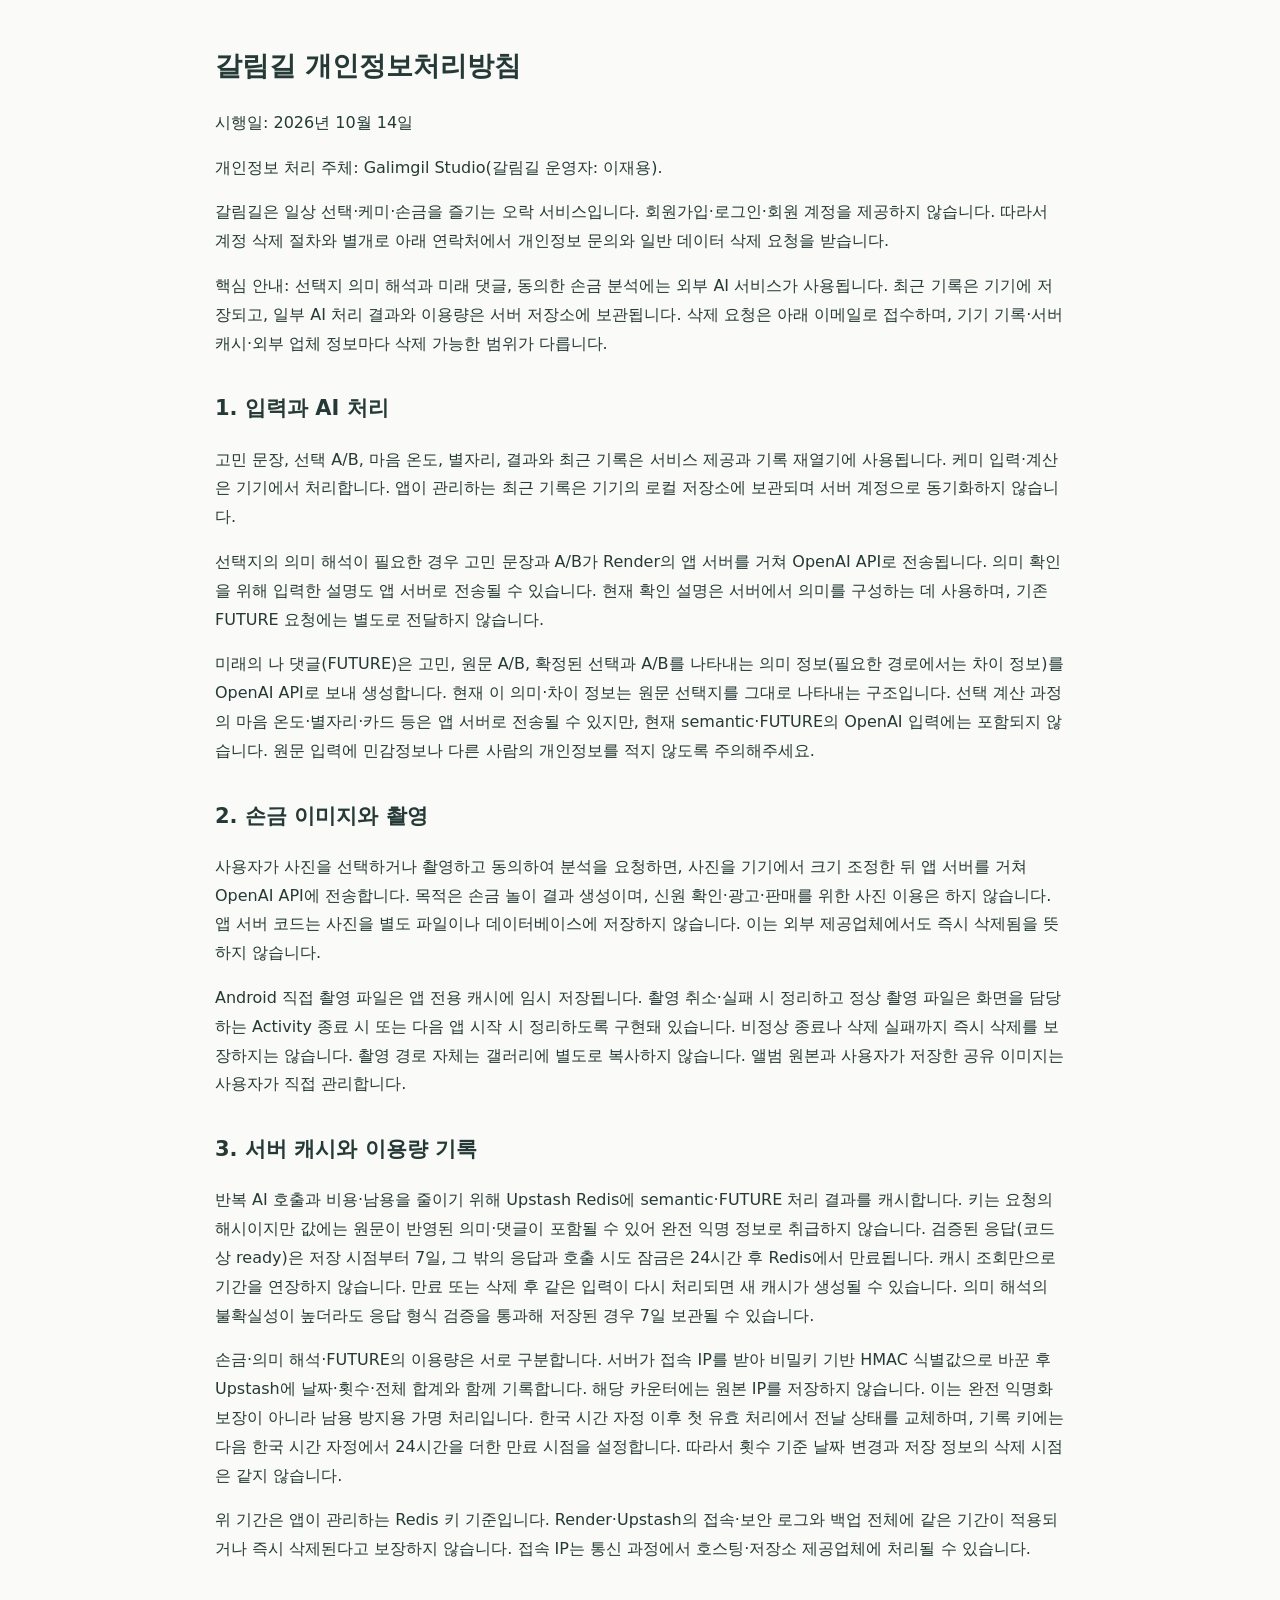
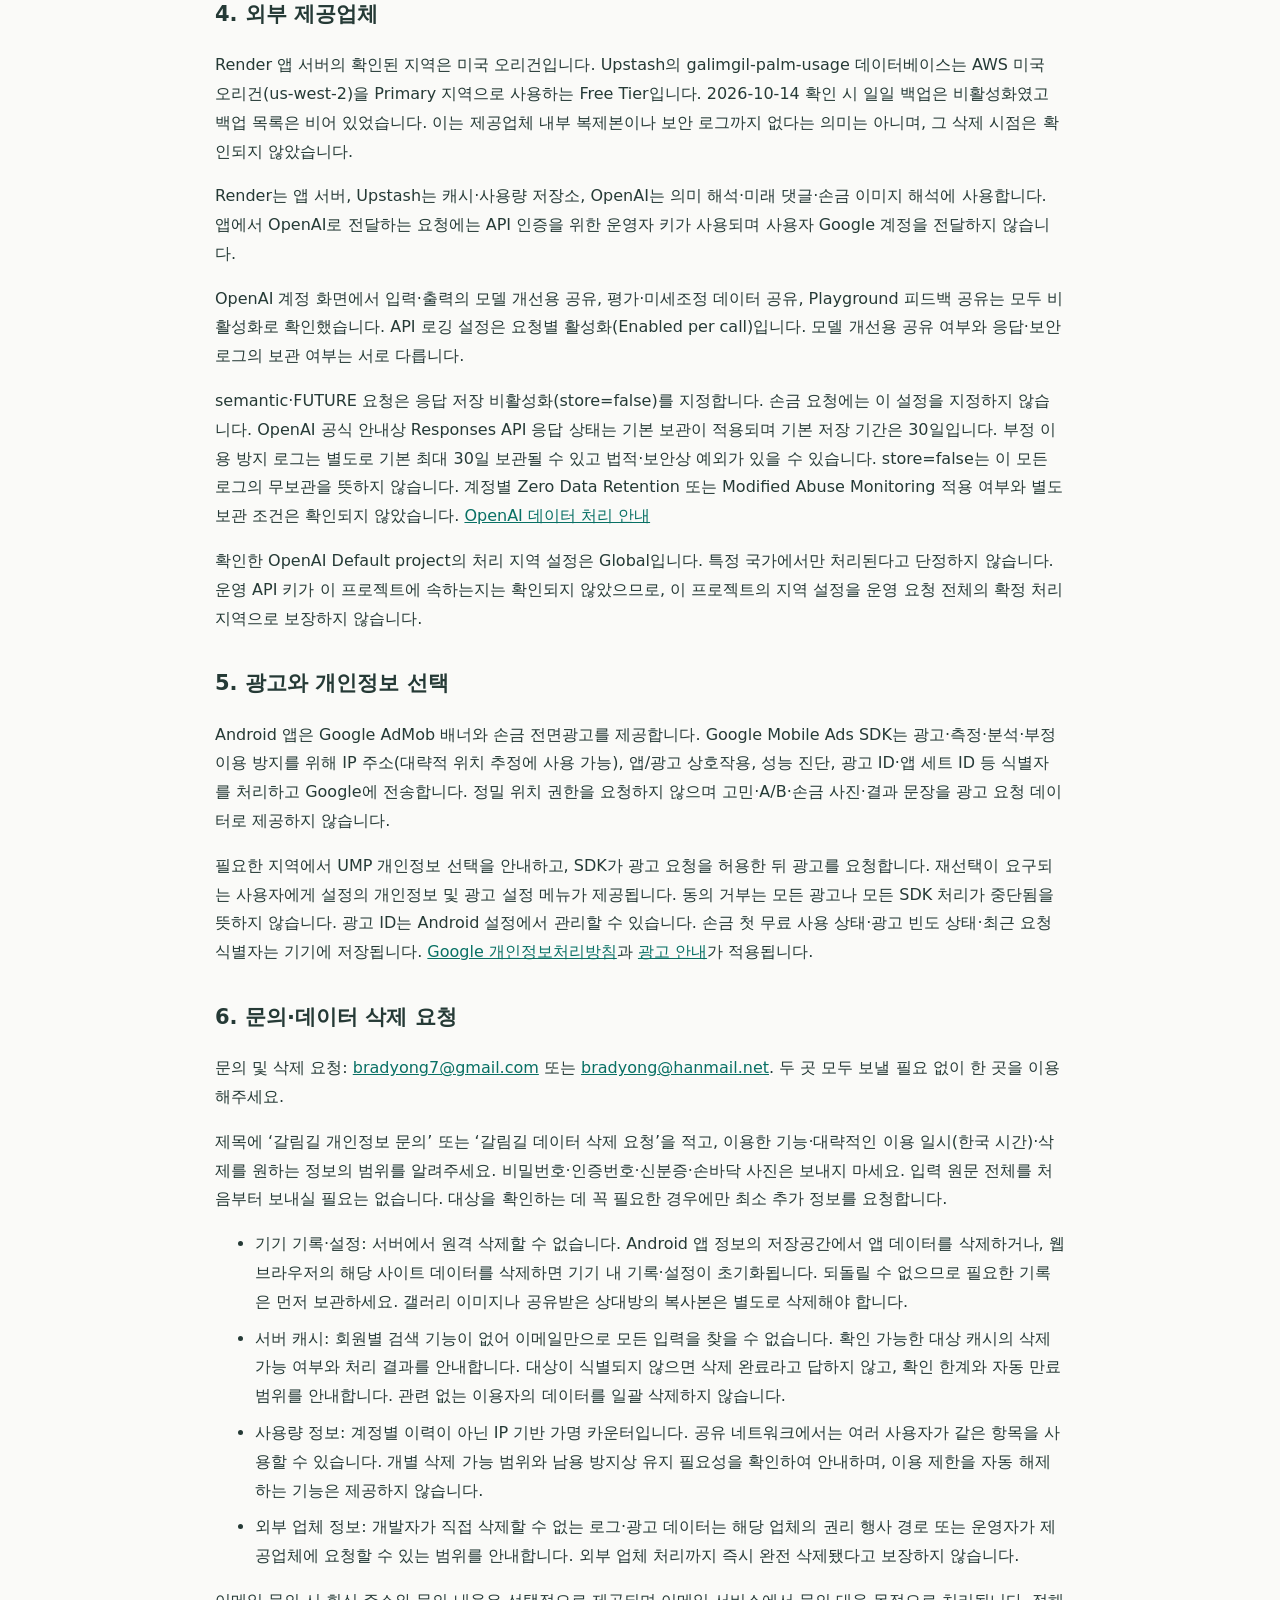
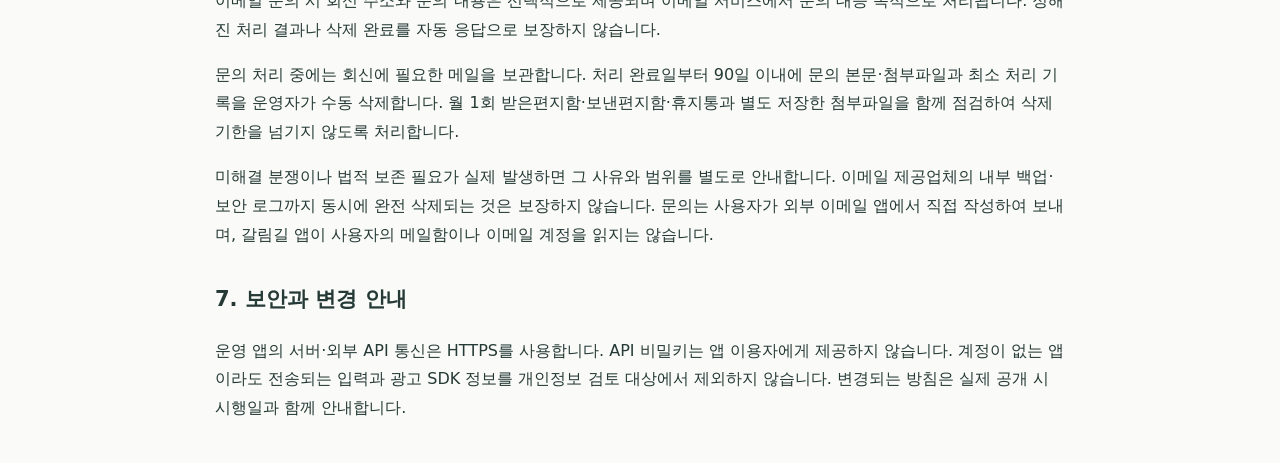
<file: privacy.html>
<!doctype html>
<html lang="ko"><meta charset="utf-8"><meta name="viewport" content="width=device-width,initial-scale=1">
<title>갈림길 개인정보처리방침</title>
<style>body{font:16px/1.8 system-ui,sans-serif;color:#253a36;background:#fafaf8;margin:0}main{max-width:850px;margin:auto;padding:24px}h1{font-size:27px}h2{font-size:21px;margin-top:32px}a{color:#087064;overflow-wrap:anywhere}.review{padding:16px;background:#fff0dd;border-left:4px solid #d68744}li{margin:8px 0}p{overflow-wrap:anywhere}</style>
<main><h1>갈림길 개인정보처리방침</h1>
<p id="effective-date">시행일: 2026년 10월 14일</p>
<p>개인정보 처리 주체: Galimgil Studio(갈림길 운영자: 이재용).</p>
<p>갈림길은 일상 선택·케미·손금을 즐기는 오락 서비스입니다. 회원가입·로그인·회원 계정을 제공하지 않습니다. 따라서 계정 삭제 절차와 별개로 아래 연락처에서 개인정보 문의와 일반 데이터 삭제 요청을 받습니다.</p>
<p>핵심 안내: 선택지 의미 해석과 미래 댓글, 동의한 손금 분석에는 외부 AI 서비스가 사용됩니다. 최근 기록은 기기에 저장되고, 일부 AI 처리 결과와 이용량은 서버 저장소에 보관됩니다. 삭제 요청은 아래 이메일로 접수하며, 기기 기록·서버 캐시·외부 업체 정보마다 삭제 가능한 범위가 다릅니다.</p>
<h2>1. 입력과 AI 처리</h2>
<p>고민 문장, 선택 A/B, 마음 온도, 별자리, 결과와 최근 기록은 서비스 제공과 기록 재열기에 사용됩니다. 케미 입력·계산은 기기에서 처리합니다. 앱이 관리하는 최근 기록은 기기의 로컬 저장소에 보관되며 서버 계정으로 동기화하지 않습니다.</p>
<p>선택지의 의미 해석이 필요한 경우 고민 문장과 A/B가 Render의 앱 서버를 거쳐 OpenAI API로 전송됩니다. 의미 확인을 위해 입력한 설명도 앱 서버로 전송될 수 있습니다. 현재 확인 설명은 서버에서 의미를 구성하는 데 사용하며, 기존 FUTURE 요청에는 별도로 전달하지 않습니다.</p>
<p>미래의 나 댓글(FUTURE)은 고민, 원문 A/B, 확정된 선택과 A/B를 나타내는 의미 정보(필요한 경로에서는 차이 정보)를 OpenAI API로 보내 생성합니다. 현재 이 의미·차이 정보는 원문 선택지를 그대로 나타내는 구조입니다. 선택 계산 과정의 마음 온도·별자리·카드 등은 앱 서버로 전송될 수 있지만, 현재 semantic·FUTURE의 OpenAI 입력에는 포함되지 않습니다. 원문 입력에 민감정보나 다른 사람의 개인정보를 적지 않도록 주의해주세요.</p>
<h2>2. 손금 이미지와 촬영</h2>
<p>사용자가 사진을 선택하거나 촬영하고 동의하여 분석을 요청하면, 사진을 기기에서 크기 조정한 뒤 앱 서버를 거쳐 OpenAI API에 전송합니다. 목적은 손금 놀이 결과 생성이며, 신원 확인·광고·판매를 위한 사진 이용은 하지 않습니다. 앱 서버 코드는 사진을 별도 파일이나 데이터베이스에 저장하지 않습니다. 이는 외부 제공업체에서도 즉시 삭제됨을 뜻하지 않습니다.</p>
<p>Android 직접 촬영 파일은 앱 전용 캐시에 임시 저장됩니다. 촬영 취소·실패 시 정리하고 정상 촬영 파일은 화면을 담당하는 Activity 종료 시 또는 다음 앱 시작 시 정리하도록 구현돼 있습니다. 비정상 종료나 삭제 실패까지 즉시 삭제를 보장하지는 않습니다. 촬영 경로 자체는 갤러리에 별도로 복사하지 않습니다. 앨범 원본과 사용자가 저장한 공유 이미지는 사용자가 직접 관리합니다.</p>
<h2>3. 서버 캐시와 이용량 기록</h2>
<p>반복 AI 호출과 비용·남용을 줄이기 위해 Upstash Redis에 semantic·FUTURE 처리 결과를 캐시합니다. 키는 요청의 해시이지만 값에는 원문이 반영된 의미·댓글이 포함될 수 있어 완전 익명 정보로 취급하지 않습니다. 검증된 응답(코드상 ready)은 저장 시점부터 7일, 그 밖의 응답과 호출 시도 잠금은 24시간 후 Redis에서 만료됩니다. 캐시 조회만으로 기간을 연장하지 않습니다. 만료 또는 삭제 후 같은 입력이 다시 처리되면 새 캐시가 생성될 수 있습니다. 의미 해석의 불확실성이 높더라도 응답 형식 검증을 통과해 저장된 경우 7일 보관될 수 있습니다.</p>
<p>손금·의미 해석·FUTURE의 이용량은 서로 구분합니다. 서버가 접속 IP를 받아 비밀키 기반 HMAC 식별값으로 바꾼 후 Upstash에 날짜·횟수·전체 합계와 함께 기록합니다. 해당 카운터에는 원본 IP를 저장하지 않습니다. 이는 완전 익명화 보장이 아니라 남용 방지용 가명 처리입니다. 한국 시간 자정 이후 첫 유효 처리에서 전날 상태를 교체하며, 기록 키에는 다음 한국 시간 자정에서 24시간을 더한 만료 시점을 설정합니다. 따라서 횟수 기준 날짜 변경과 저장 정보의 삭제 시점은 같지 않습니다.</p>
<p>위 기간은 앱이 관리하는 Redis 키 기준입니다. Render·Upstash의 접속·보안 로그와 백업 전체에 같은 기간이 적용되거나 즉시 삭제된다고 보장하지 않습니다. 접속 IP는 통신 과정에서 호스팅·저장소 제공업체에 처리될 수 있습니다.</p>
<h2>4. 외부 제공업체</h2>
<p>Render 앱 서버의 확인된 지역은 미국 오리건입니다. Upstash의 galimgil-palm-usage 데이터베이스는 AWS 미국 오리건(us-west-2)을 Primary 지역으로 사용하는 Free Tier입니다. 2026-10-14 확인 시 일일 백업은 비활성화였고 백업 목록은 비어 있었습니다. 이는 제공업체 내부 복제본이나 보안 로그까지 없다는 의미는 아니며, 그 삭제 시점은 확인되지 않았습니다.</p>
<p>Render는 앱 서버, Upstash는 캐시·사용량 저장소, OpenAI는 의미 해석·미래 댓글·손금 이미지 해석에 사용합니다. 앱에서 OpenAI로 전달하는 요청에는 API 인증을 위한 운영자 키가 사용되며 사용자 Google 계정을 전달하지 않습니다.</p>
<p>OpenAI 계정 화면에서 입력·출력의 모델 개선용 공유, 평가·미세조정 데이터 공유, Playground 피드백 공유는 모두 비활성화로 확인했습니다. API 로깅 설정은 요청별 활성화(Enabled per call)입니다. 모델 개선용 공유 여부와 응답·보안 로그의 보관 여부는 서로 다릅니다.</p>
<p>semantic·FUTURE 요청은 응답 저장 비활성화(store=false)를 지정합니다. 손금 요청에는 이 설정을 지정하지 않습니다. OpenAI 공식 안내상 Responses API 응답 상태는 기본 보관이 적용되며 기본 저장 기간은 30일입니다. 부정 이용 방지 로그는 별도로 기본 최대 30일 보관될 수 있고 법적·보안상 예외가 있을 수 있습니다. store=false는 이 모든 로그의 무보관을 뜻하지 않습니다. 계정별 Zero Data Retention 또는 Modified Abuse Monitoring 적용 여부와 별도 보관 조건은 확인되지 않았습니다. <a href="https://developers.openai.com/api/docs/guides/your-data">OpenAI 데이터 처리 안내</a></p>
<p>확인한 OpenAI Default project의 처리 지역 설정은 Global입니다. 특정 국가에서만 처리된다고 단정하지 않습니다. 운영 API 키가 이 프로젝트에 속하는지는 확인되지 않았으므로, 이 프로젝트의 지역 설정을 운영 요청 전체의 확정 처리 지역으로 보장하지 않습니다.</p>
<h2>5. 광고와 개인정보 선택</h2>
<p>Android 앱은 Google AdMob 배너와 손금 전면광고를 제공합니다. Google Mobile Ads SDK는 광고·측정·분석·부정 이용 방지를 위해 IP 주소(대략적 위치 추정에 사용 가능), 앱/광고 상호작용, 성능 진단, 광고 ID·앱 세트 ID 등 식별자를 처리하고 Google에 전송합니다. 정밀 위치 권한을 요청하지 않으며 고민·A/B·손금 사진·결과 문장을 광고 요청 데이터로 제공하지 않습니다.</p>
<p>필요한 지역에서 UMP 개인정보 선택을 안내하고, SDK가 광고 요청을 허용한 뒤 광고를 요청합니다. 재선택이 요구되는 사용자에게 설정의 개인정보 및 광고 설정 메뉴가 제공됩니다. 동의 거부는 모든 광고나 모든 SDK 처리가 중단됨을 뜻하지 않습니다. 광고 ID는 Android 설정에서 관리할 수 있습니다. 손금 첫 무료 사용 상태·광고 빈도 상태·최근 요청 식별자는 기기에 저장됩니다. <a href="https://policies.google.com/privacy">Google 개인정보처리방침</a>과 <a href="https://policies.google.com/technologies/ads">광고 안내</a>가 적용됩니다.</p>
<h2>6. 문의·데이터 삭제 요청</h2>
<p>문의 및 삭제 요청: <a href="mailto:bradyong7@gmail.com?subject=%EA%B0%88%EB%A6%BC%EA%B8%B8%20%EA%B0%9C%EC%9D%B8%EC%A0%95%EB%B3%B4%20%EB%AC%B8%EC%9D%98">bradyong7@gmail.com</a> 또는 <a href="mailto:bradyong@hanmail.net?subject=%EA%B0%88%EB%A6%BC%EA%B8%B8%20%EA%B0%9C%EC%9D%B8%EC%A0%95%EB%B3%B4%20%EB%AC%B8%EC%9D%98">bradyong@hanmail.net</a>. 두 곳 모두 보낼 필요 없이 한 곳을 이용해주세요.</p>
<p>제목에 ‘갈림길 개인정보 문의’ 또는 ‘갈림길 데이터 삭제 요청’을 적고, 이용한 기능·대략적인 이용 일시(한국 시간)·삭제를 원하는 정보의 범위를 알려주세요. 비밀번호·인증번호·신분증·손바닥 사진은 보내지 마세요. 입력 원문 전체를 처음부터 보내실 필요는 없습니다. 대상을 확인하는 데 꼭 필요한 경우에만 최소 추가 정보를 요청합니다.</p>
<ul><li>기기 기록·설정: 서버에서 원격 삭제할 수 없습니다. Android 앱 정보의 저장공간에서 앱 데이터를 삭제하거나, 웹브라우저의 해당 사이트 데이터를 삭제하면 기기 내 기록·설정이 초기화됩니다. 되돌릴 수 없으므로 필요한 기록은 먼저 보관하세요. 갤러리 이미지나 공유받은 상대방의 복사본은 별도로 삭제해야 합니다.</li>
<li>서버 캐시: 회원별 검색 기능이 없어 이메일만으로 모든 입력을 찾을 수 없습니다. 확인 가능한 대상 캐시의 삭제 가능 여부와 처리 결과를 안내합니다. 대상이 식별되지 않으면 삭제 완료라고 답하지 않고, 확인 한계와 자동 만료 범위를 안내합니다. 관련 없는 이용자의 데이터를 일괄 삭제하지 않습니다.</li>
<li>사용량 정보: 계정별 이력이 아닌 IP 기반 가명 카운터입니다. 공유 네트워크에서는 여러 사용자가 같은 항목을 사용할 수 있습니다. 개별 삭제 가능 범위와 남용 방지상 유지 필요성을 확인하여 안내하며, 이용 제한을 자동 해제하는 기능은 제공하지 않습니다.</li>
<li>외부 업체 정보: 개발자가 직접 삭제할 수 없는 로그·광고 데이터는 해당 업체의 권리 행사 경로 또는 운영자가 제공업체에 요청할 수 있는 범위를 안내합니다. 외부 업체 처리까지 즉시 완전 삭제됐다고 보장하지 않습니다.</li></ul>
<p>이메일 문의 시 회신 주소와 문의 내용은 선택적으로 제공되며 이메일 서비스에서 문의 대응 목적으로 처리됩니다. 정해진 처리 결과나 삭제 완료를 자동 응답으로 보장하지 않습니다.</p>
<p>문의 처리 중에는 회신에 필요한 메일을 보관합니다. 처리 완료일부터 90일 이내에 문의 본문·첨부파일과 최소 처리 기록을 운영자가 수동 삭제합니다. 월 1회 받은편지함·보낸편지함·휴지통과 별도 저장한 첨부파일을 함께 점검하여 삭제 기한을 넘기지 않도록 처리합니다.</p>
<p>미해결 분쟁이나 법적 보존 필요가 실제 발생하면 그 사유와 범위를 별도로 안내합니다. 이메일 제공업체의 내부 백업·보안 로그까지 동시에 완전 삭제되는 것은 보장하지 않습니다. 문의는 사용자가 외부 이메일 앱에서 직접 작성하여 보내며, 갈림길 앱이 사용자의 메일함이나 이메일 계정을 읽지는 않습니다.</p>
<h2>7. 보안과 변경 안내</h2><p>운영 앱의 서버·외부 API 통신은 HTTPS를 사용합니다. API 비밀키는 앱 이용자에게 제공하지 않습니다. 계정이 없는 앱이라도 전송되는 입력과 광고 SDK 정보를 개인정보 검토 대상에서 제외하지 않습니다. 변경되는 방침은 실제 공개 시 시행일과 함께 안내합니다.</p>
</main></html>
</file>
